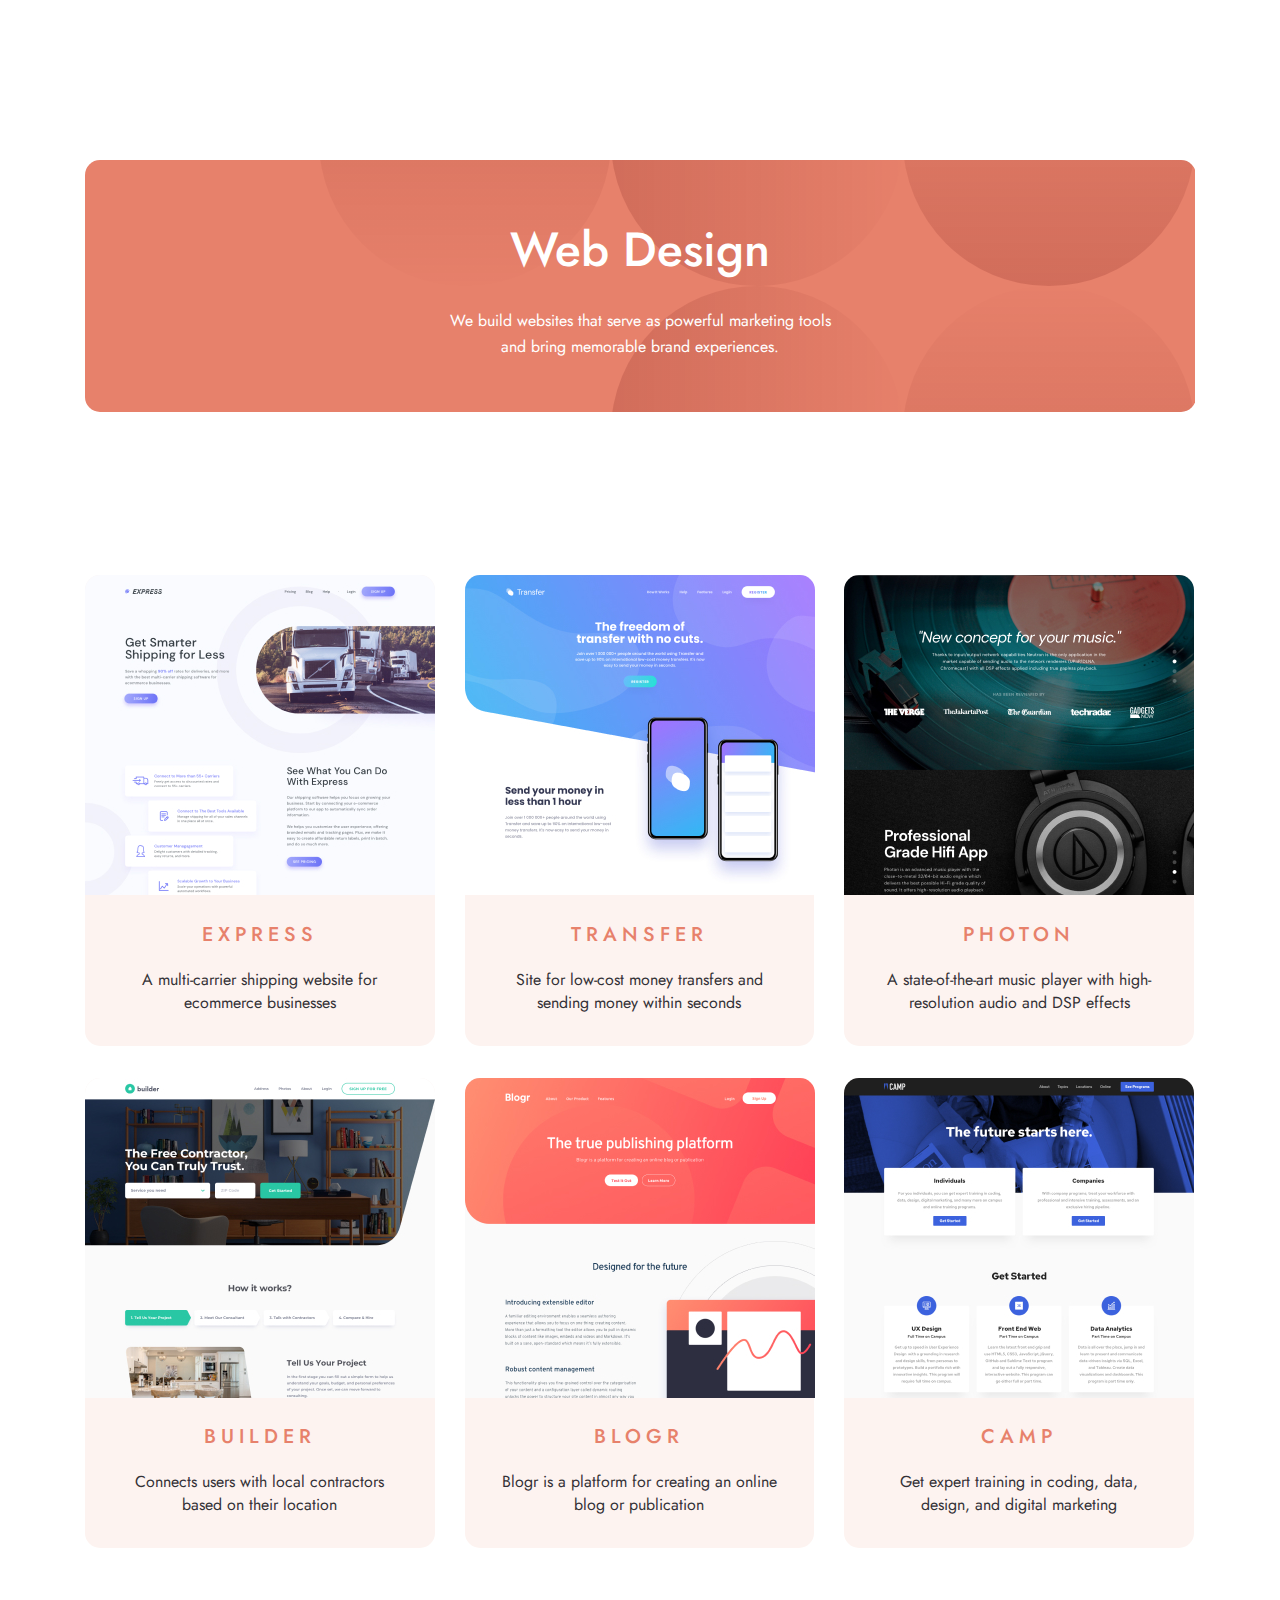
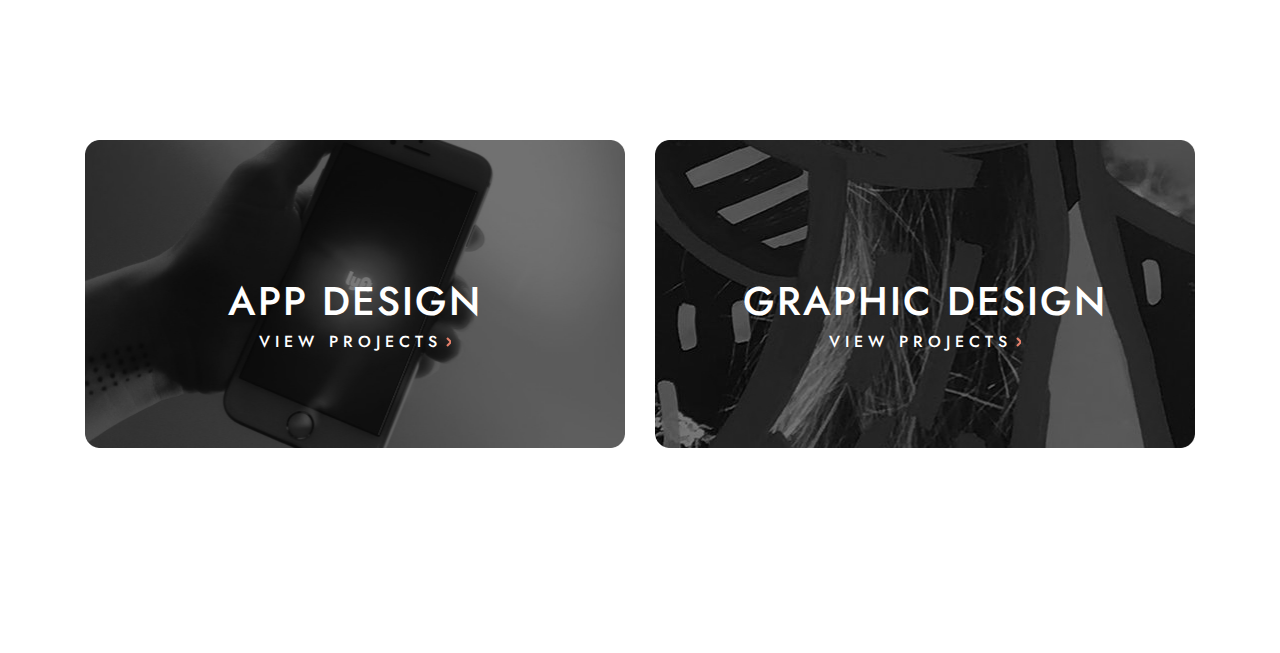
<file: index.html>
<!DOCTYPE html>
<html lang="en">
<head>
    <meta charset="UTF-8">
    <meta http-equiv="X-UA-Compatible" content="IE=edge">
    <meta name="viewport" content="width=device-width, initial-scale=1.0">
    <title>Document</title>
    <link rel="stylesheet" href="css/main.css">
    <link rel="stylesheet" href="css/responsive.css">
</head>
<body>

    <div class="container">
        <div class="page-title">
            <h1 class="page-title__heading">Web Design</h1>
            <p class="page-title__text">We build websites that serve as powerful marketing tools 
                and bring memorable brand experiences.</p>
        </div>

        <div class="portfolio">
            <div class="row">
                <div class="col-lg-4">
                    <div class="card">
                        <img src="img/Express - Desktop.jpg" alt="" class="card__image">
                        <div class="card__content">
                            <h3 class="card__title">EXPRESS</h3>
                            <p class="card__text">A multi-carrier shipping website for ecommerce businesses</p>
                        </div>
                    </div>
                </div>
                <div class="col-lg-4">
                    <div class="card">
                        <img src="img/Transfer - Desktop.jpg" alt="" class="card__image">
                        <div class="card__content">
                            <h3 class="card__title">TRANSFER</h3>
                            <p class="card__text">Site for low-cost money transfers and sending money within seconds</p>
                        </div>
                    </div>
                </div>
                <div class="col-lg-4">
                    <div class="card">
                        <img src="img/Photon - Desktop.jpg" alt="" class="card__image">
                        <div class="card__content">
                            <h3 class="card__title">PHOTON</h3>
                            <p class="card__text">A state-of-the-art music player with high-resolution audio and DSP effects</p>
                        </div>
                    </div>
                </div>
                <div class="col-lg-4">
                    <div class="card">
                        <img src="img/Builder - Desktop.jpg" alt="" class="card__image">
                        <div class="card__content">
                            <h3 class="card__title">BUILDER</h3>
                            <p class="card__text">Connects users with local contractors based on their location</p>
                        </div>
                    </div>
                </div>
                <div class="col-lg-4">
                    <div class="card">
                        <img src="img/Blogr - Desktop.jpg" alt="" class="card__image">
                        <div class="card__content">
                            <h3 class="card__title">BLOGR</h3>
                            <p class="card__text">Blogr is a platform for creating an online blog or publication</p>
                        </div>
                    </div>
                </div>
                <div class="col-lg-4">
                    <div class="card">
                        <img src="img/Camp - Desktop.jpg" alt="" class="card__image">
                        <div class="card__content">
                            <h3 class="card__title">CAMP</h3>
                            <p class="card__text">Get expert training in coding, data, design, and digital marketing</p>
                        </div>
                    </div>
                </div>
            </div>
        </div>

        <div class="services">
            <div class="row">
                <div class="col-lg-6">
                    <a href="App-design.html" class="service">
                        <img src="img/Bitmap.jpg" alt="" class="service__image">
                        <span class="service__info">
                            <span class="service__title">App design</span>
                            <span class="service__text">VIEW PROJECTS</span>
                            <span class="service__img"><img src="img/Path 5.png" alt=""></span>
                        </span>
                    </a>
                </div>
                <div class="col-lg-6">
                    <a href="Graphic-design.html" class="service">
                        <img src="img/Bitmap (1).jpg" alt="" class="service__image">
                        <span class="service__info">
                            <span class="service__title">GRAPHIC DESIGN</span>
                            <span class="service__text">VIEW PROJECTS</span>
                            <span class="service__img"><img src="img/Path 5.png" alt=""></span>
                        </span>
                    </a>
                </div>
            </div>
        </div>

    </div>
    

</body>
</html>
</file>
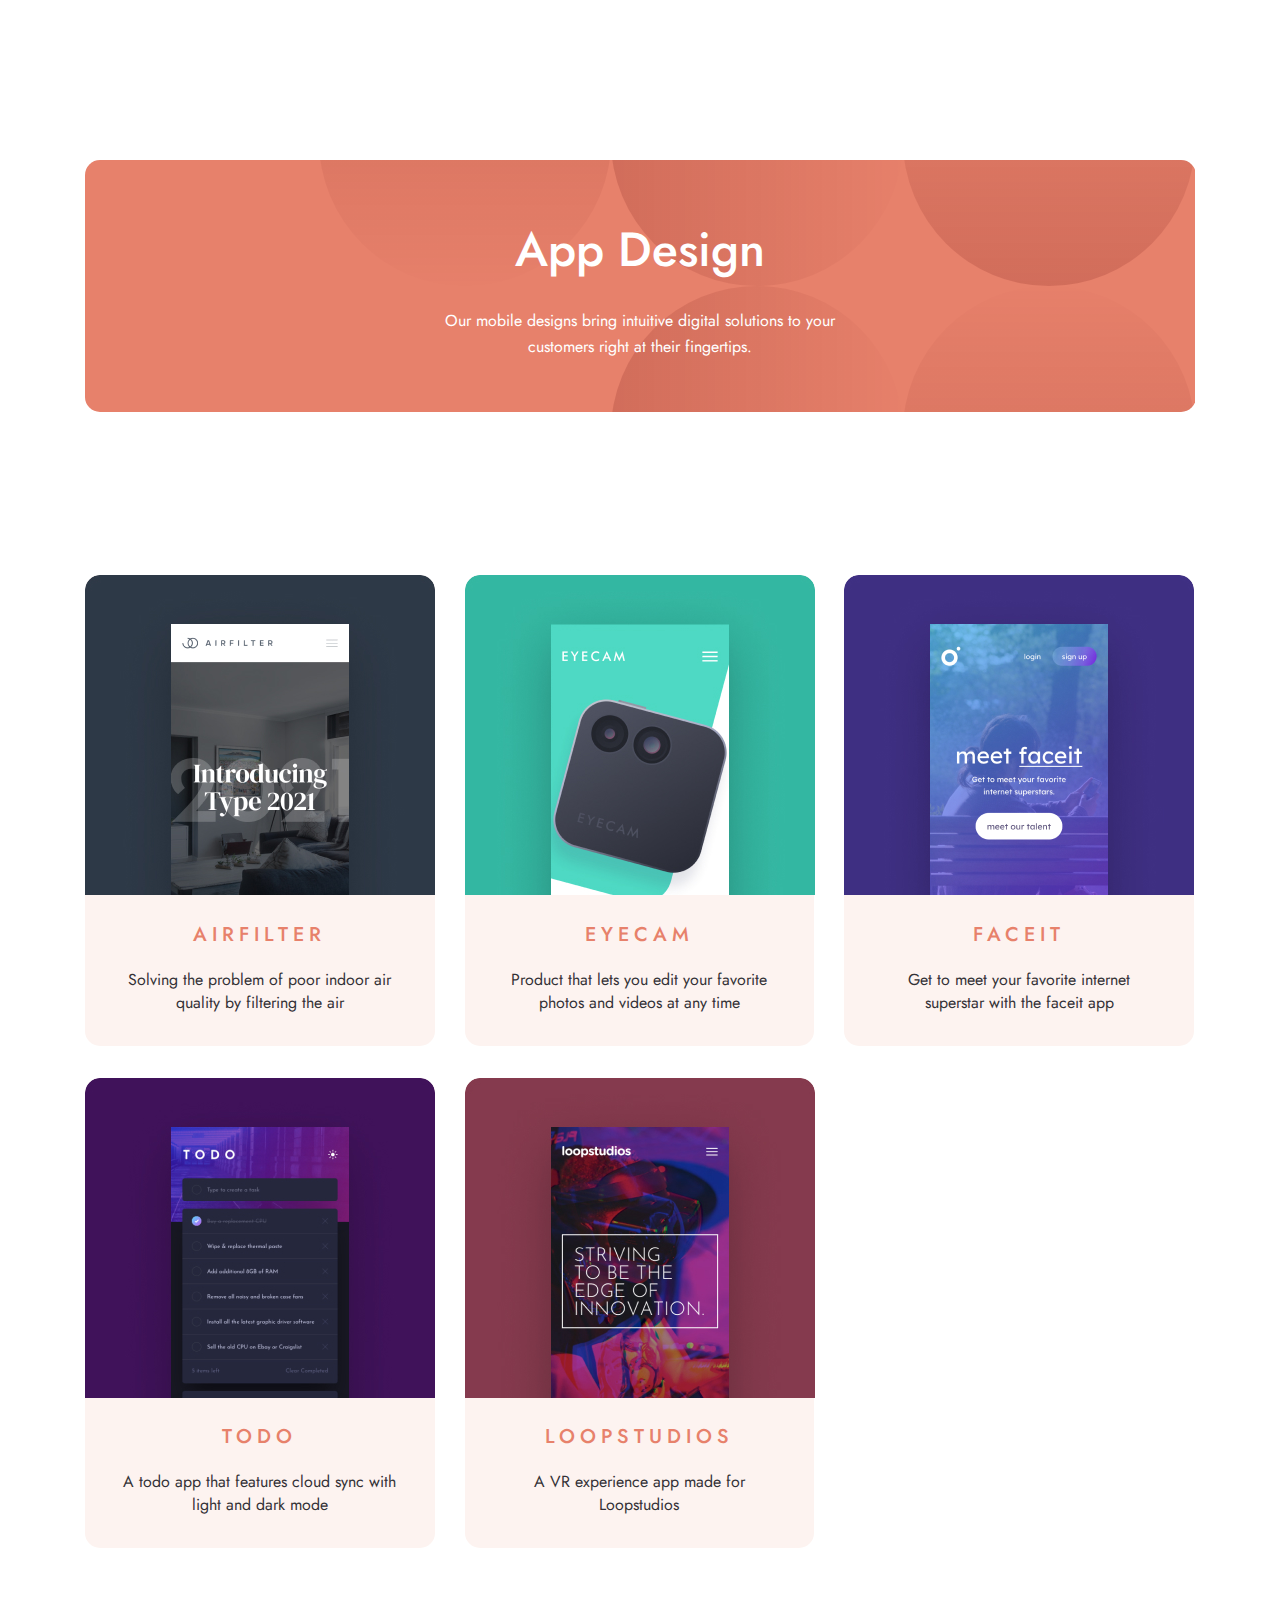
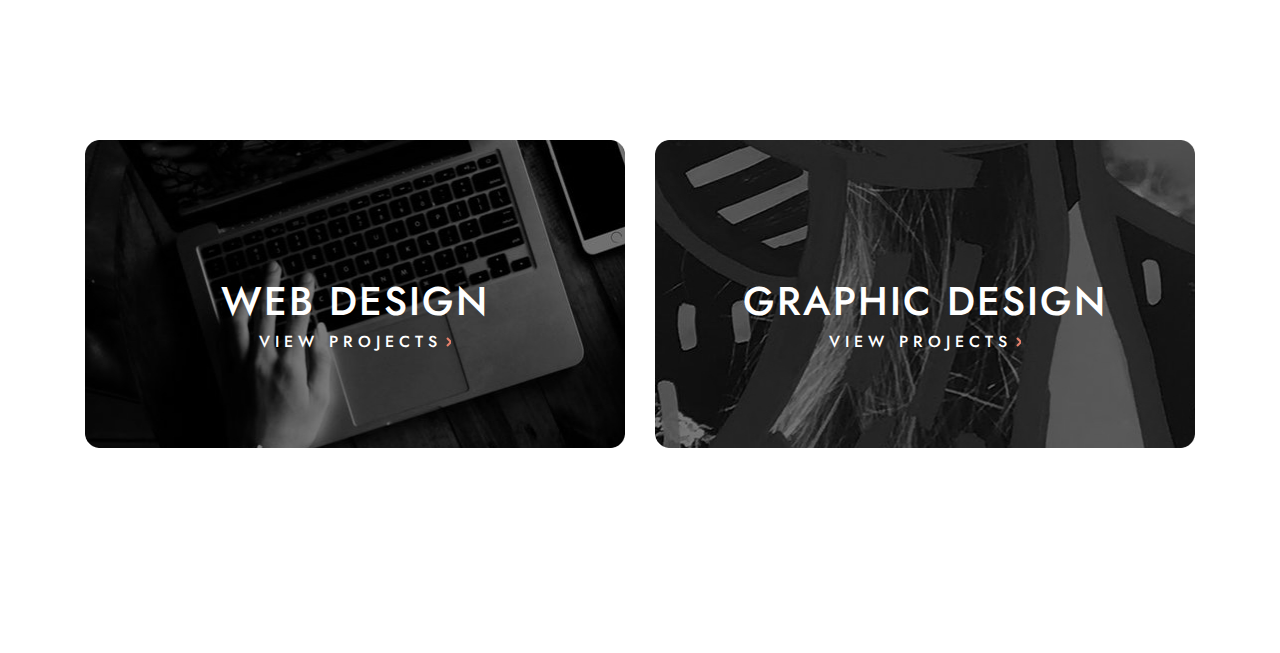
<file: App-design.html>
<!DOCTYPE html>
<html lang="en">
<head>
    <meta charset="UTF-8">
    <meta http-equiv="X-UA-Compatible" content="IE=edge">
    <meta name="viewport" content="width=device-width, initial-scale=1.0">
    <title>Document</title>
    <link rel="stylesheet" href="css/main.css">
    <link rel="stylesheet" href="css/responsive.css">
</head>
<body>

    <div class="container">
        <div class="page-title">
            <h1 class="page-title__heading">App Design</h1>
            <p class="page-title__text">Our mobile designs bring intuitive digital solutions
                to your customers right at their fingertips.</p>
        </div>

        <div class="portfolio">
            <div class="row">
                <div class="col-lg-4">
                    <div class="card">
                        <img src="img/Expressair - Desktop.jpg" alt="" class="card__image">
                        <div class="card__content">
                            <h3 class="card__title">AIRFILTER</h3>
                            <p class="card__text">Solving the problem of poor indoor air quality by filtering the air</p>
                        </div>
                    </div>
                </div>
                <div class="col-lg-4">
                    <div class="card">
                        <img src="img/Express - Desktop (1).jpg" alt="" class="card__image">
                        <div class="card__content">
                            <h3 class="card__title">EYECAM</h3>
                            <p class="card__text">Product that lets you edit your favorite photos and videos at any time</p>
                        </div>
                    </div>
                </div>
                <div class="col-lg-4">
                    <div class="card">
                        <img src="img/Express - Desktop (2).jpg" alt="" class="card__image">
                        <div class="card__content">
                            <h3 class="card__title">FACEIT</h3>
                            <p class="card__text">Get to meet your favorite internet superstar with the faceit app</p>
                        </div>
                    </div>
                </div>
                <div class="col-lg-4">
                    <div class="card">
                        <img src="img/Express - Desktop (3).jpg" alt="" class="card__image">
                        <div class="card__content">
                            <h3 class="card__title">TODO</h3>
                            <p class="card__text">A todo app that features cloud sync with light and dark mode</p>
                        </div>
                    </div>
                </div>
                <div class="col-lg-4">
                    <div class="card">
                        <img src="img/Express - Desktop (4).jpg" alt="" class="card__image">
                        <div class="card__content">
                            <h3 class="card__title">LOOPSTUDIOS</h3>
                            <p class="card__text">A VR experience app made for Loopstudios</p>
                        </div>
                    </div>
                </div>
            </div>
        </div>

        <div class="services">
            <div class="row">
                <div class="col-lg-6">
                    <a href="index.html" class="service">
                        <img src="img/web.jpg" alt="" class="service__image">
                        <span class="service__info">
                            <span class="service__title">Web design</span>
                            <span class="service__text">VIEW PROJECTS</span>
                            <span class="service__img"><img src="img/Path 5.png" alt=""></span>
                        </span>
                    </a>
                </div>
                <div class="col-lg-6">
                    <a href="Graphic-design.html" class="service">
                        <img src="img/Bitmap (1).jpg" alt="" class="service__image">
                        <span class="service__info">
                            <span class="service__title">GRAPHIC DESIGN</span>
                            <span class="service__text">VIEW PROJECTS</span>
                            <span class="service__img"><img src="img/Path 5.png" alt=""></span>
                        </span>
                    </a>
                </div>
            </div>
        </div>

    </div>
    

</body>
</html>
</file>
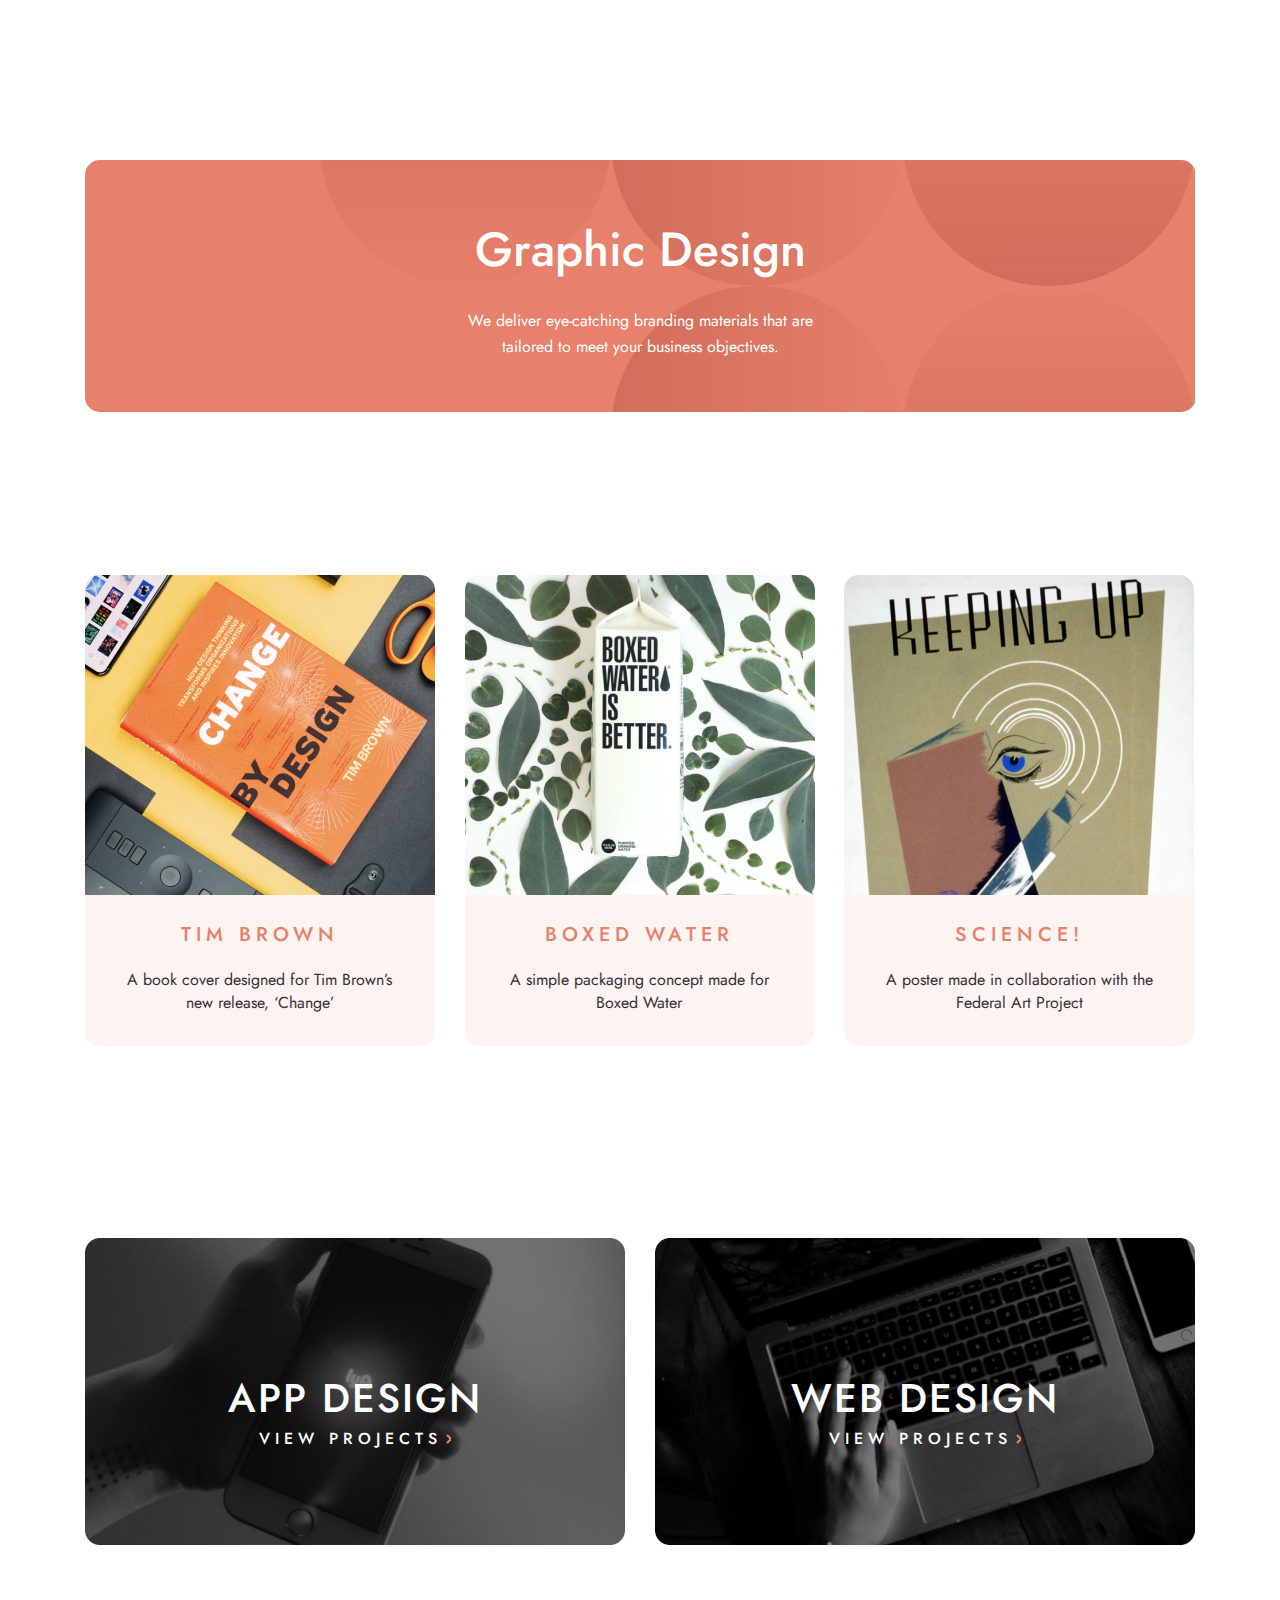
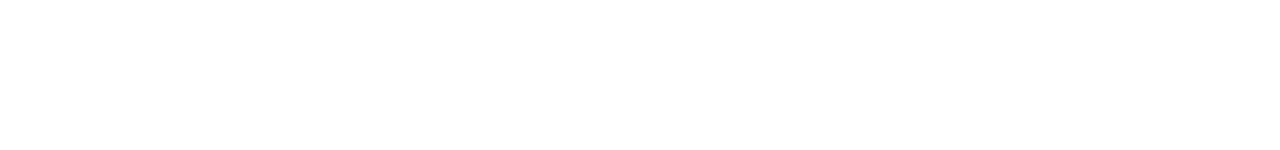
<file: Graphic-design.html>
<!DOCTYPE html>
<html lang="en">
<head>
    <meta charset="UTF-8">
    <meta http-equiv="X-UA-Compatible" content="IE=edge">
    <meta name="viewport" content="width=device-width, initial-scale=1.0">
    <title>Document</title>
    <link rel="stylesheet" href="css/main.css">
  <link rel="stylesheet" href="css/responsive.css">
</head>
<body>

    <div class="container">
        <div class="page-title">
            <h1 class="page-title__heading">Graphic Design</h1>
            <p class="page-title__text">We deliver eye-catching branding materials that are 
                tailored to meet your business objectives.
                </p>
        </div>

        <div class="portfolio">
            <div class="row">
                <div class="col-lg-4">
                    <div class="card">
                        <img src="img/tim.jpg" alt="" class="card__image">
                        <div class="card__content">
                            <h3 class="card__title">TIM BROWN</h3>
                            <p class="card__text">A book cover designed for Tim Brown’s new release, ‘Change’</p>
                        </div>
                    </div>
                </div>
                <div class="col-lg-4">
                    <div class="card">
                        <img src="img/boxsed.jpg" alt="" class="card__image">
                        <div class="card__content">
                            <h3 class="card__title">BOXED WATER</h3>
                            <p class="card__text">A simple packaging concept made for Boxed Water</p>
                        </div>
                    </div>
                </div>
                <div class="col-lg-4">
                    <div class="card">
                        <img src="img/science.jpg" alt="" class="card__image">
                        <div class="card__content">
                            <h3 class="card__title">SCIENCE!</h3>
                            <p class="card__text">A poster made in collaboration with the Federal Art Project</p>
                        </div>
                    </div>
                </div>
                
            </div>
        </div>

        <div class="services">
            <div class="row">
                <div class="col-lg-6">
                    <a href="App-design.html" class="service">
                        <img src="img/Bitmap.jpg" alt="" class="service__image">
                        <span class="service__info">
                            <span class="service__title">App design</span>
                            <span class="service__text">VIEW PROJECTS</span>
                            <span class="service__img"><img src="img/Path 5.png" alt=""></span>
                        </span>
                    </a>
                </div>
                <div class="col-lg-6">
                    <a href="index.html" class="service">
                        <img src="img/web.jpg" alt="" class="service__image">
                        <span class="service__info">
                            <span class="service__title">WEB DESIGN</span>
                            <span class="service__text">VIEW PROJECTS</span>
                            <span class="service__img"><img src="img/Path 5.png" alt=""></span>
                        </span>
                    </a>
                </div>
            </div>
        </div>

    </div>
    

</body>
</html>
</file>
<file: css/main.css>
@import url('https://fonts.googleapis.com/css2?family=Jost:wght@400;500&display=swap');

*{
    box-sizing: border-box;
}

body{
    margin: 0;
    font-family: 'Jost', sans-serif;
}

:root{
    font-size: 14px;
}

/* umumiy stillar */

.container{
    max-width: 1110px;
    margin: 0 auto;
}

.row{
    display: flex;
    flex-wrap: wrap;
    margin: 0 -15px;
}



.page-title {
    margin-top: 160px;
    background-image: url(../img/Group\ 6.svg);
    background-repeat: no-repeat;
    padding: 55px 24px;
    text-align: center;
}

.page-title__heading {
    color: #FFFFFF;
    font-size: 3.42rem;
    font-weight: 500;
    margin-top: 0;
    margin-bottom: 24px;
}

.page-title__text {
    color: #FFFFFF;
    font-size: 1.14rem;
    line-height: 1.85rem;
    max-width: 400px;
    margin: 0 auto;
}


.portfolio {
    margin-top: 160px;
}

.col-lg-4{
    width: 33.3%;
    padding: 0 15px;
}
.card {
    background: #FDF3F0;
    border-radius: 15px;
    margin-bottom: 32px;
    transition: all 500ms ease-in-out;
}
.card:hover{
    background: #E7816B;
}

.card__image {
    border-top-left-radius: 15px;
    border-top-right-radius: 15px;
}

.card__content {
    text-align: center;
   
}

.card__title {
    color: #E7816B;
    font-size: 1.42rem;
    font-weight: 500;
    letter-spacing: 5px;
}
.card:hover .card__title{
    color: #FFFFFF;
}

.card__text {
    font-size: 1.14rem;
    color: #333136;
    width: 280px;
    margin: 0 auto;
    padding-bottom: 32px;
}
.card:hover .card__text{
    color: #FFFFFF;
}


.services {
    margin-top: 160px;
    margin-bottom: 200px;
}

.col-lg-6{
    width: 50%;
    padding: 0 15px;
}
.service{
    text-decoration: none;
    position: relative;
}
.service__image {
    width: 100%;
}

.service__info {
 position: absolute;
 bottom: 100px;
 left: 0;
 text-align: center;
 width: 100%;
}

.service__title {
    color: #FFFFFF;
    display: block;
    font-size: 2.85rem;
    letter-spacing: 2px;
    font-weight: 500;
     text-transform: uppercase;
}

.service__text {
   font-size: 1.14rem;
   font-weight: 500;
   color: #FFFFFF;
   letter-spacing: 5px;
}
</file>
<file: css/responsive.css>
@media(max-width: 1199px){

    .container {
        margin: 0 15px;
    }
    .page-title{
        background-size: contain;
    }
    .col-lg-4 {
        width: 50%;
        padding: 0 68px;
    }

    
    .col-lg-6 {
        width: 100%;
        padding: 0 15px;
    }
    .service__image {
        width: 50%;
    }
    .row {
        margin: 0;
        text-align: center;
    }
}

@media(max-width: 991px){
    .page-title{
        background-size: cover;
        background-position: center;
        border-radius: 15px;
    }
    .col-lg-4{
        width: 100%;
        padding: 0 20px;
    }
    .card{
        display: flex;
    }
    .card__image{
        border-top-left-radius: 15px;
        border-bottom-left-radius: 15px;
        border-top-right-radius: 0;
    }
    .card__text{
        font-size: 1.28rem;
    }
    .card__content{
        margin-top: 80px;
        margin-left: auto;
        margin-right: auto;
    }
    .service__image {
        width: 689px;
        height: 200px;
        object-fit: cover;
        border-radius: 15px;
    }
   .col-lg-6{
       margin-bottom: 24px;
   }
  .service__info{
      bottom: 70px;
  }
}

@media(max-width: 767px){
    .card{
        flex-wrap: wrap;
    }
    .col-lg-4{
        padding: 0 85px;
    }
    .card__image{
        border-top-left-radius: 15px;
        border-top-right-radius: 15px;
        border-bottom-left-radius: 0;
    }
    .card__content{
        margin-top: 16px;
    }
    .service__image{
        width: 100%;
        height: 250px;
        object-fit: contain;
    }
    .service__info {
        bottom: 90px;
    }
}

@media(max-width: 565px){
    .container{
        margin: 0;
    }
    .page-title{
        border-radius: 0;
    }
    .col-lg-4 {
        padding: 0 58px;
    }
    .page-title{
        padding: 95px 24px;
    }
}

@media(max-width: 480px){
    .col-lg-4 {
        padding: 0 20px;
    }
    .card__image{
        width: 100%;
    }
    .page-title__text{
        font-size: 1rem;
    }
    .service__image{
        object-fit: cover;
    }
    .service__title{
        font-size: 2rem;
    }
    .service__text{
        font-size: 1rem;
    }
}
</file>
